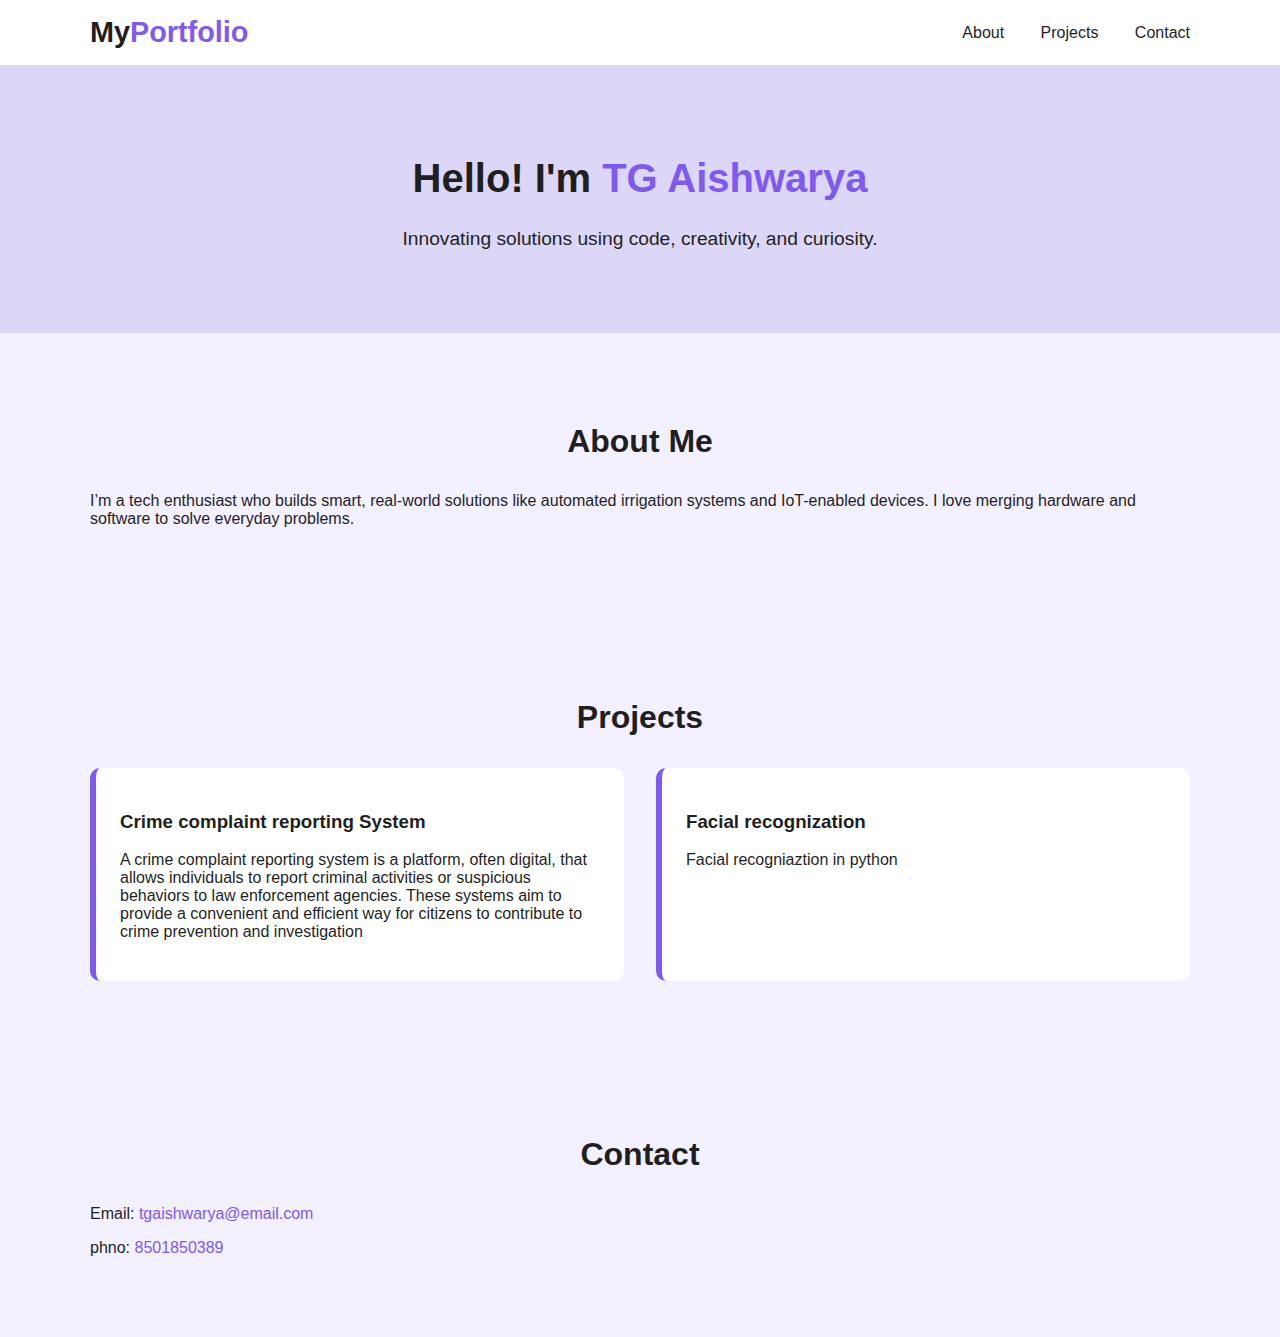
<file: aishu.html>
<!DOCTYPE html>
<html lang="en">
<head>
  <meta charset="UTF-8" />
  <meta name="viewport" content="width=device-width, initial-scale=1.0"/>
  <title>My Portfolio</title>
  <link rel="stylesheet" href="aishu1.css" />
</head>
<body>

  <!-- Header -->
  <div class="header">
    <div class="container">
      <div class="branding">My<span>Portfolio</span></div>
      <div class="menu">
        <a href="#about">About</a>
        <a href="#projects">Projects</a>
        <a href="#contact">Contact</a>
      </div>
    </div>
  </div>

  <!-- Hero Section -->
  <div class="hero">
    <div class="container">
      <h1>Hello! I'm <span>TG Aishwarya</span></h1>
      <p>Innovating solutions using code, creativity, and curiosity.</p>
    </div>
  </div>

  <!-- About Section -->
  <div id="about" class="section">
    <div class="container">
      <h2>About Me</h2>
      <p>
        I’m a tech enthusiast who builds smart, real-world solutions like automated irrigation systems and IoT-enabled devices.
        I love merging hardware and software to solve everyday problems.
      </p>
    </div>
  </div>

  <!-- Projects Section -->
  <div id="projects" class="section">
    <div class="container">
      <h2>Projects</h2>
      <div class="project-grid">
        <div class="project-card">
          <h3>Crime complaint reporting System</h3>
          <p>
            A crime complaint reporting system is a platform, often digital,
             that allows individuals to report criminal activities or suspicious
              behaviors to law enforcement agencies. These systems aim to provide
               a convenient and efficient way for citizens to contribute to crime
            prevention and investigation
          </p>
        </div>
        <div class="project-card">
          <h3>Facial recognization</h3>
          <p>
            Facial recogniaztion in python
          </p>
        </div>
      </div>
    </div>
  </div>

  <!-- Contact Section -->
  <div id="contact" class="section">
    <div class="container">
      <h2>Contact</h2>
      <p>Email: <a href="mailto:rohnachowhan@email.com">tgaishwarya@email.com</a></p>
      <p>phno: <a href="callto">8501850389</a></p>
    </div>
  </div>


</body>
</html>
</file>
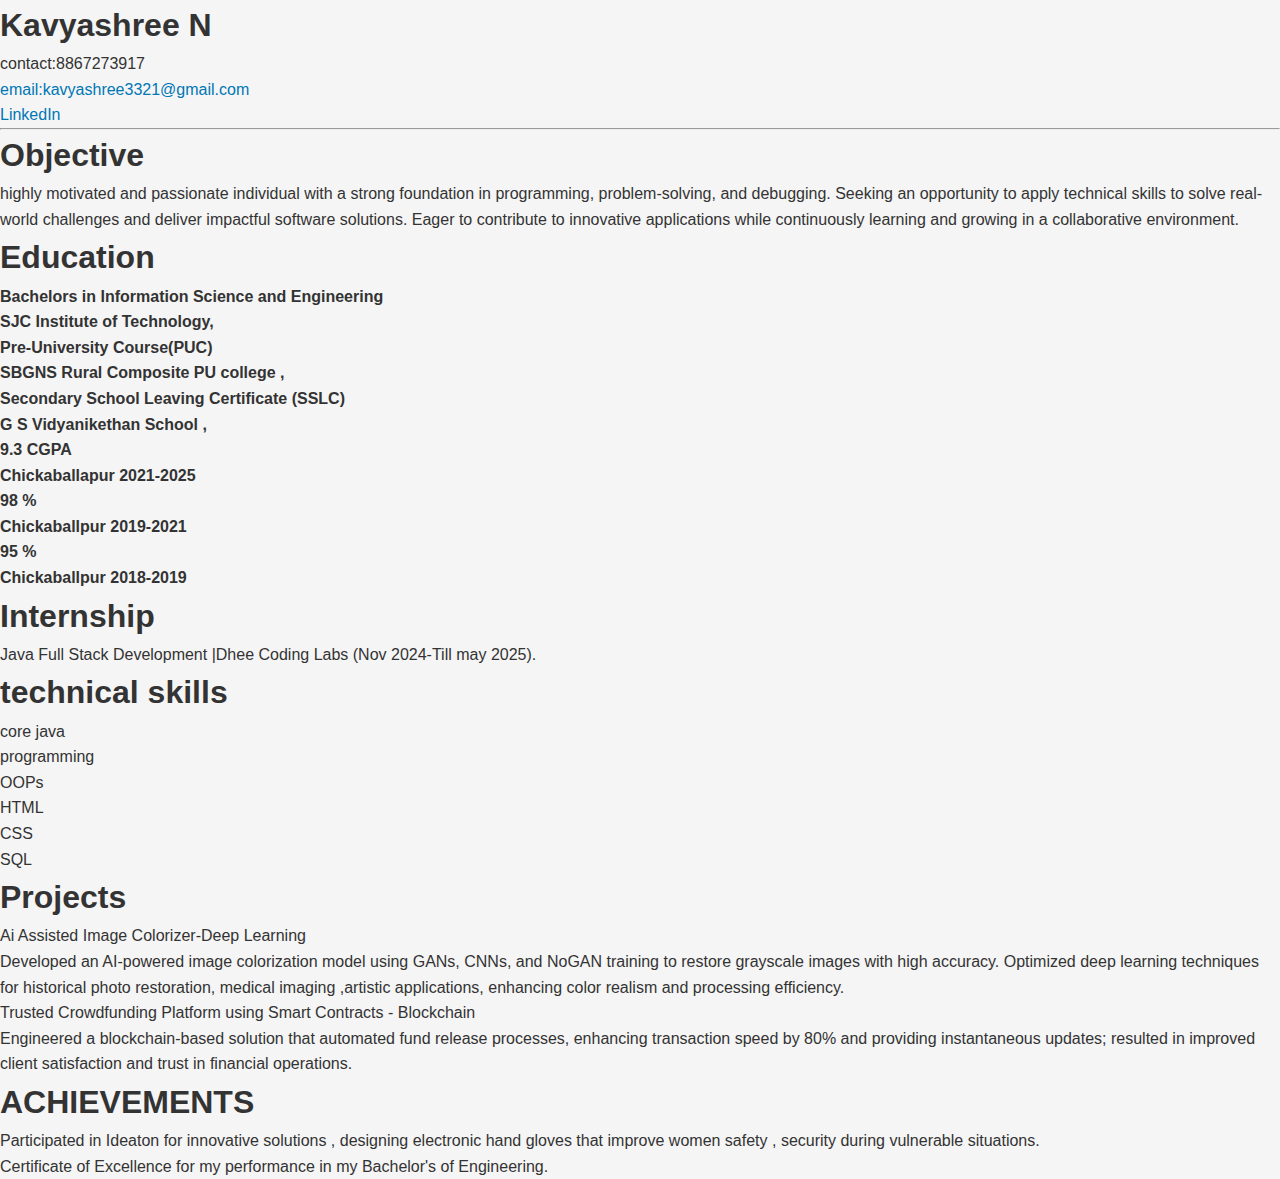
<file: kavya.html>
<!DOCTYPE html>
<html lang="en">

<head>
    <meta charset="UTF-8">
    <meta name="viewport" content="width=device-width, initial-scale=1.0">
    <title>Kavyashree | pOrtfolio</title>
    <link rel="stylesheet" href="kavya.css">
</head>

<body>
    <div class="container">
        <div class="nav">
            <div class="name">
                <h1>Kavyashree N</h1>
            </div>
            <div class="contact">
                <li class="con">contact:8867273917</li>
                <li class="con" ><a href="kavyashree3321@gmail.com" >email:kavyashree3321@gmail.com </a></li>
                <li class="con"><a href="https://www.linkedin.com/in/kavyashreen04/" >LinkedIn</a></li>
            </div>
        </div>
        <hr>
        <div class="Objective">
            <div>
                <h1 class="oh1">Objective</h1>
            </div>
            <div>
                <p class="op">highly motivated and passionate individual with a strong foundation in programming,
                    problem-solving,
                    and
                    debugging. Seeking an opportunity to apply technical skills to solve real-world challenges and
                    deliver impactful
                    software solutions. Eager to contribute to innovative applications while continuously learning and
                    growing in a
                    collaborative environment. </p>
            </div>
        </div>
        <div class="education">
            <div>
            <h1 class="eh">Education</h1>
            </div>
            <div class="edContainer">
                <div class="c1">
                    <h4>Bachelors in Information Science and Engineering </h4>
                    <h4>SJC Institute of Technology, <h4>
                            <h4>Pre-University Course(PUC) </h4>
                            <h4>SBGNS Rural Composite PU college ,</h4>
                            <h4>Secondary School Leaving Certificate (SSLC)</h4>
                            <h4> G S Vidyanikethan School , </h4>
                </div>
                <div >
                    <h4>9.3 CGPA</h4>
                    <h4>Chickaballapur 2021-2025</h4>
                    <h4>98 %</h4>
                    <h4> Chickaballpur 2019-2021</h4>
                    <h4>95 %</h4>
                    <h4>Chickaballpur 2018-2019</h4>

                </div>
            </div>
        </div>

        <div class="intern">
            <h1>Internship</h1>
            <p>Java Full Stack Development |Dhee Coding Labs (Nov 2024-Till may 2025).</p>
        </div>

        <div class="tech">
            <div><h1>technical skills</h1></div>
            <div class="tech-sub">
            <li class="t">core java</li>
            <li class="t">programming</li>
            <li class="t">OOPs</li>
            <li class="t">HTML</li>
            <li class="t">CSS</li>
            <li class="t">SQL</li>
            </div>
        </div>

        <div>
            <div class="proj">
            <h1>Projects</h1></div>
            <div class="p1">
                <li>Ai Assisted Image Colorizer-Deep Learning</li>
                <p> Developed an AI-powered image colorization model using GANs, CNNs, and NoGAN training to restore
                    grayscale images with high accuracy. Optimized deep learning techniques for historical photo
                    restoration, medical imaging ,artistic applications, enhancing color realism and processing
                    efficiency.</p>
            </div>

            <div class="p1">
                <li>Trusted Crowdfunding Platform using Smart Contracts - Blockchain </li>
                <p>Engineered a blockchain-based solution that automated fund release processes, enhancing transaction
                    speed by 80% and providing instantaneous updates; resulted in improved client satisfaction and trust
                    in financial operations.</p>
            </div>

        </div>

        <div class="achive">
            <h1>ACHIEVEMENTS</h1>
            <li class="a1">Participated in Ideaton for innovative solutions , designing electronic hand gloves that improve women
                safety , security during vulnerable situations.</li>
            <li class="a1">Certificate of Excellence for my performance in my Bachelor's of Engineering.</li>
        </div>


    </div>
</body>

</html>
</file>
<file: aishu1.css>
body {
    margin: 0;
    font-family: 'Segoe UI', sans-serif;
    background: #f3f0ff;
    color: #1f1f1f;
  }
  
  .container {
    width: 90%;
    max-width: 1100px;
    margin: auto;
  }
  
 
  .header {
    background-color: #ffffff;
    box-shadow: 0 2px 10px rgba(0, 0, 0, 0.05);
    padding: 1rem 0;
  }
  
  .header .branding {
    font-size: 1.8rem;
    font-weight: bold;
    color: #1f1f1f;
  }
  
  .header .branding span {
    color: #7f5af0;
  }
  
  .header .container {
    display: flex;
    justify-content: space-between;
    align-items: center;
  }
  
  .menu a {
    margin-left: 2rem;
    text-decoration: none;
    color: #1f1f1f;
    font-weight: 500;
    transition: color 0.3s ease;
  }
  
  .menu a:hover {
    color: #7f5af0;
  }
  

  .hero {
    text-align: center;
    padding: 4rem 0;
    background-color: #dcd6f7;
  }
  
  .hero h1 {
    font-size: 2.5rem;
  }
  
  .hero span {
    color: #7f5af0;
  }
  
  .hero p {
    font-size: 1.2rem;
    margin-top: 1rem;
  }
  

  .section {
    padding: 4rem 0;
  }
  
  .section h2 {
    text-align: center;
    font-size: 2rem;
    margin-bottom: 2rem;
  }

  .project-grid {
    display: grid;
    grid-template-columns: repeat(auto-fit, minmax(260px, 1fr));
    gap: 2rem;
  }
  
  .project-card {
    background: #ffffff;
    border-left: 6px solid #7f5af0;
    padding: 1.5rem;
    border-radius: 10px;
    transition: transform 0.3s ease;
  }
  
  .project-card:hover {
    transform: translateY(-5px);
  }
  
  #contact a {
    color: #7f5af0;
    text-decoration: none;
    font-weight: 500;
  }
  
  .footer {
    background-color: #7f5af0;
    color: #ffffff;
    text-align: center;
    padding: 1rem 0;
    margin-top: 2rem;
  }
</file>
<file: kavya.css>
* {
  margin: 0;
  padding: 0;
  box-sizing: border-box;
  font-family: 'Segoe UI', sans-serif;
}

body {
  background-color: #f5f5f5;
  color: #333;
  line-height: 1.6;
}

header {
  background-color: #1f1f2e;
  padding: 1rem 0;
}

nav {
  display: flex;
  justify-content: space-between;
  align-items: center;
  max-width: 1100px;
  margin: auto;
  padding: 0 2rem;
}

.logo {
  color: #fff;
  font-size: 1.5rem;
  font-weight: bold;
}

nav ul {
  list-style: none;
  display: flex;
  gap: 1.5rem;
}

nav ul li a {
  color: #ddd;
  text-decoration: none;
  font-size: 1rem;
  transition: color 0.3s ease;
}

nav ul li a:hover {
  color: #00b4d8;
}

.hero {
  text-align: center;
  padding: 2rem 1rem;
  background-color: #ffffff;
}

.hero img {
  width: 150px;
  height: 150px;
  border-radius: 50%;
  object-fit: cover;
  margin-bottom: 1rem;
}

.hero h1 {
  font-size: 2.2rem;
  margin-bottom: 0.5rem;
}

.hero h2 {
  color: #666;
  font-size: 1.2rem;
  margin-bottom: 1rem;
}

.hero p {
  font-size: 1rem;
  max-width: 600px;
  margin: auto;
  margin-bottom: 1rem;
}

.btn {
  display: inline-block;
  background-color: #00b4d8;
  color: white;
  padding: 0.6rem 1.2rem;
  text-decoration: none;
  border-radius: 25px;
  transition: background-color 0.3s ease;
}

.btn:hover {
  background-color: #0077b6;
}

.section {
  max-width: 1000px;
  margin: auto;
  padding: 2rem 1rem;
}

.section h2 {
  font-size: 1.8rem;
  margin-bottom: 1rem;
  color: #1f1f2e;
}

.skills, .projects {
  list-style: none;
  display: flex;
  flex-wrap: wrap;
  gap: 1rem;
}

.skills li, .projects li {
  background-color: #e0f7fa;
  padding: 0.8rem 1.2rem;
  border-radius: 8px;
  font-size: 1rem;
  color: #005b66;
}

.contact a {
  color: #0077b6;
  text-decoration: none;
}

.contact a:hover {
  text-decoration: underline;
}




@media screen and (max-width: 768px) {
  nav ul {
    flex-direction: column;
    align-items: center;
  }

  .skills, .projects {
    flex-direction: column;
    align-items: flex-start;
  }

  .hero img {
    width: 120px;
    height: 120px;
  }
}
</file>
